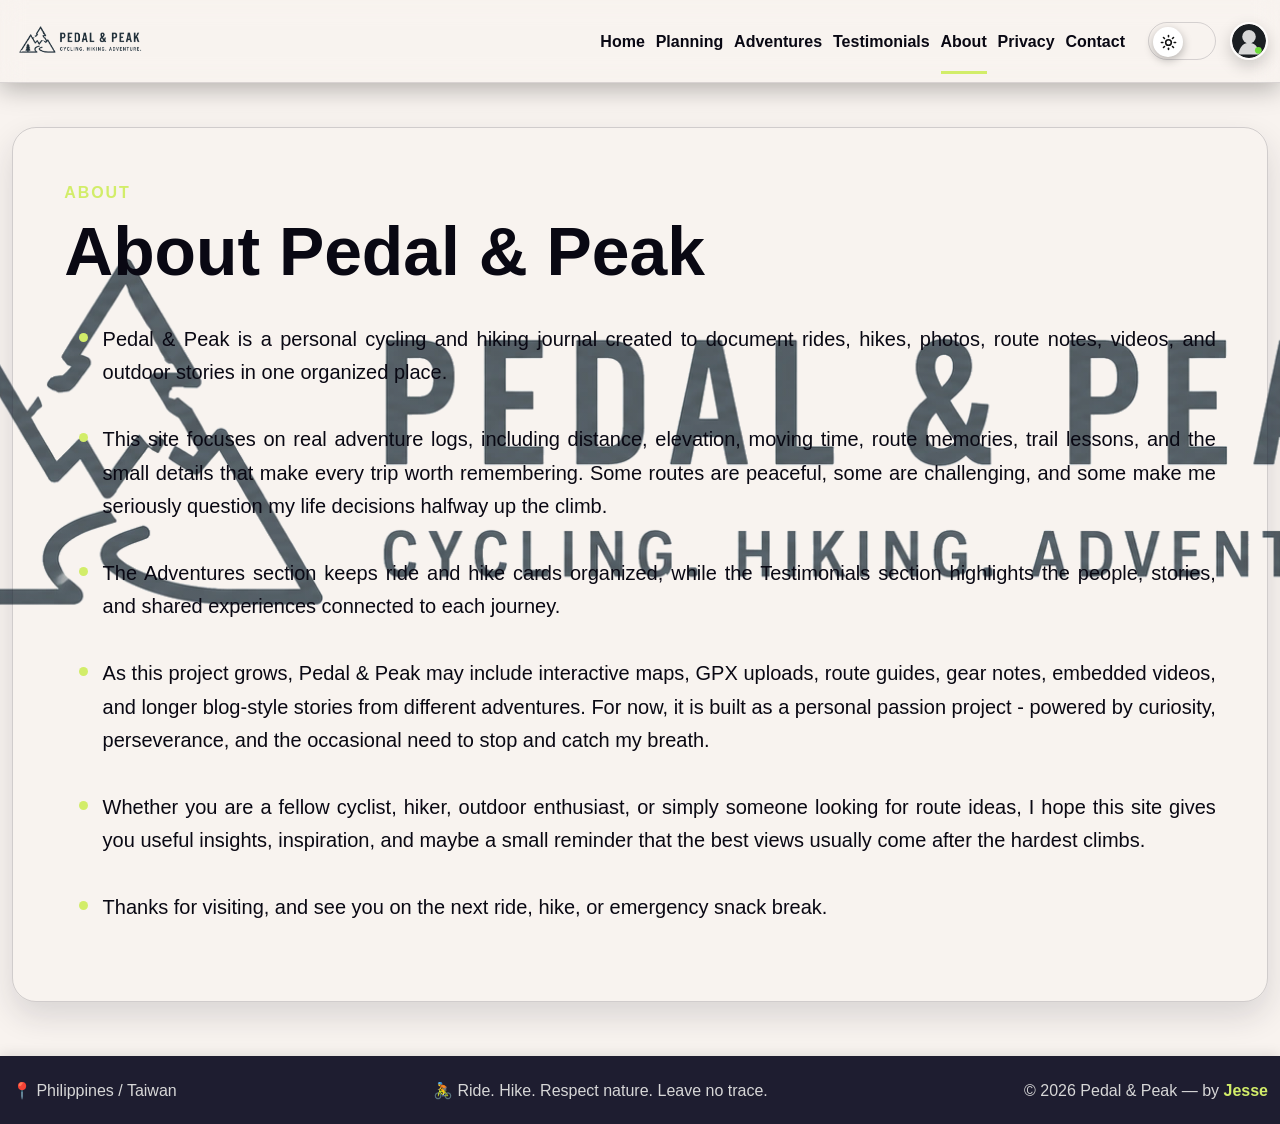
<file: about.html>
<!DOCTYPE html>
<html lang="en">
<head>
  <meta charset="UTF-8" />
  <meta name="viewport" content="width=device-width, initial-scale=1.0" />
  <title>About - Pedal & Peak</title>
  <meta name="description" content="Learn about Pedal & Peak, Jesse's cycling and hiking journal for route stories, GPX maps, photos, and adventure planning notes." />
  <link rel="canonical" href="https://bacanijesse.github.io/PePe/about.html" />
  <meta property="og:type" content="profile" />
  <meta property="og:title" content="About Pedal & Peak" />
  <meta property="og:description" content="A personal cycling and hiking journal for route stories, GPX maps, photos, and adventure planning notes." />
  <meta property="og:url" content="https://bacanijesse.github.io/PePe/about.html" />
  <meta property="og:image" content="https://bacanijesse.github.io/PePe/assets/pedal-peak-logo.png" />
  <meta name="twitter:card" content="summary" />
  <link rel="icon" href="assets/pedal-peak-logo.png" type="image/png" />
  <link rel="stylesheet" href="style.css?v=20260520-single-bg" />
</head>
<body class="has-page-bg bg-priority" data-bg="assets/images/herobg.webp">
  <!-- Shared header placeholder: script.js injects the same navigation used on every page. -->
  <div id="siteHeader"></div>

  <!-- Simple content page: uses the shared full-screen simple-page layout in style.css. -->
  <main class="simple-page">
    <div class="container">
      <article class="simple-card privacy-policy">
        <p class="eyebrow">About</p>
        <h1>About Pedal & Peak</h1>
        <ul class="privacy-list">
          <li>Pedal & Peak is a personal cycling and hiking journal created to document rides, hikes, photos, route notes, videos, and outdoor stories in one organized place.</li>
          <li>This site focuses on real adventure logs, including distance, elevation, moving time, route memories, trail lessons, and the small details that make every trip worth remembering. Some routes are peaceful, some are challenging, and some make me seriously question my life decisions halfway up the climb.</li>
          <li>The Adventures section keeps ride and hike cards organized, while the Testimonials section highlights the people, stories, and shared experiences connected to each journey.</li>
          <li>As this project grows, Pedal & Peak may include interactive maps, GPX uploads, route guides, gear notes, embedded videos, and longer blog-style stories from different adventures. For now, it is built as a personal passion project - powered by curiosity, perseverance, and the occasional need to stop and catch my breath.</li>
          <li>Whether you are a fellow cyclist, hiker, outdoor enthusiast, or simply someone looking for route ideas, I hope this site gives you useful insights, inspiration, and maybe a small reminder that the best views usually come after the hardest climbs.</li>
          <li>Thanks for visiting, and see you on the next ride, hike, or emergency snack break.</li>
        </ul>
      </article>
    </div>
  </main>

  <div id="siteFooter"></div>
  <script type="application/ld+json">
  {
    "@context": "https://schema.org",
    "@type": "AboutPage",
    "name": "About Pedal & Peak",
    "url": "https://bacanijesse.github.io/PePe/about.html",
    "mainEntity": {
      "@type": "Person",
      "name": "Jesse"
    }
  }
  </script>
  <script src="script.js"></script>
</body>
</html>
</file>
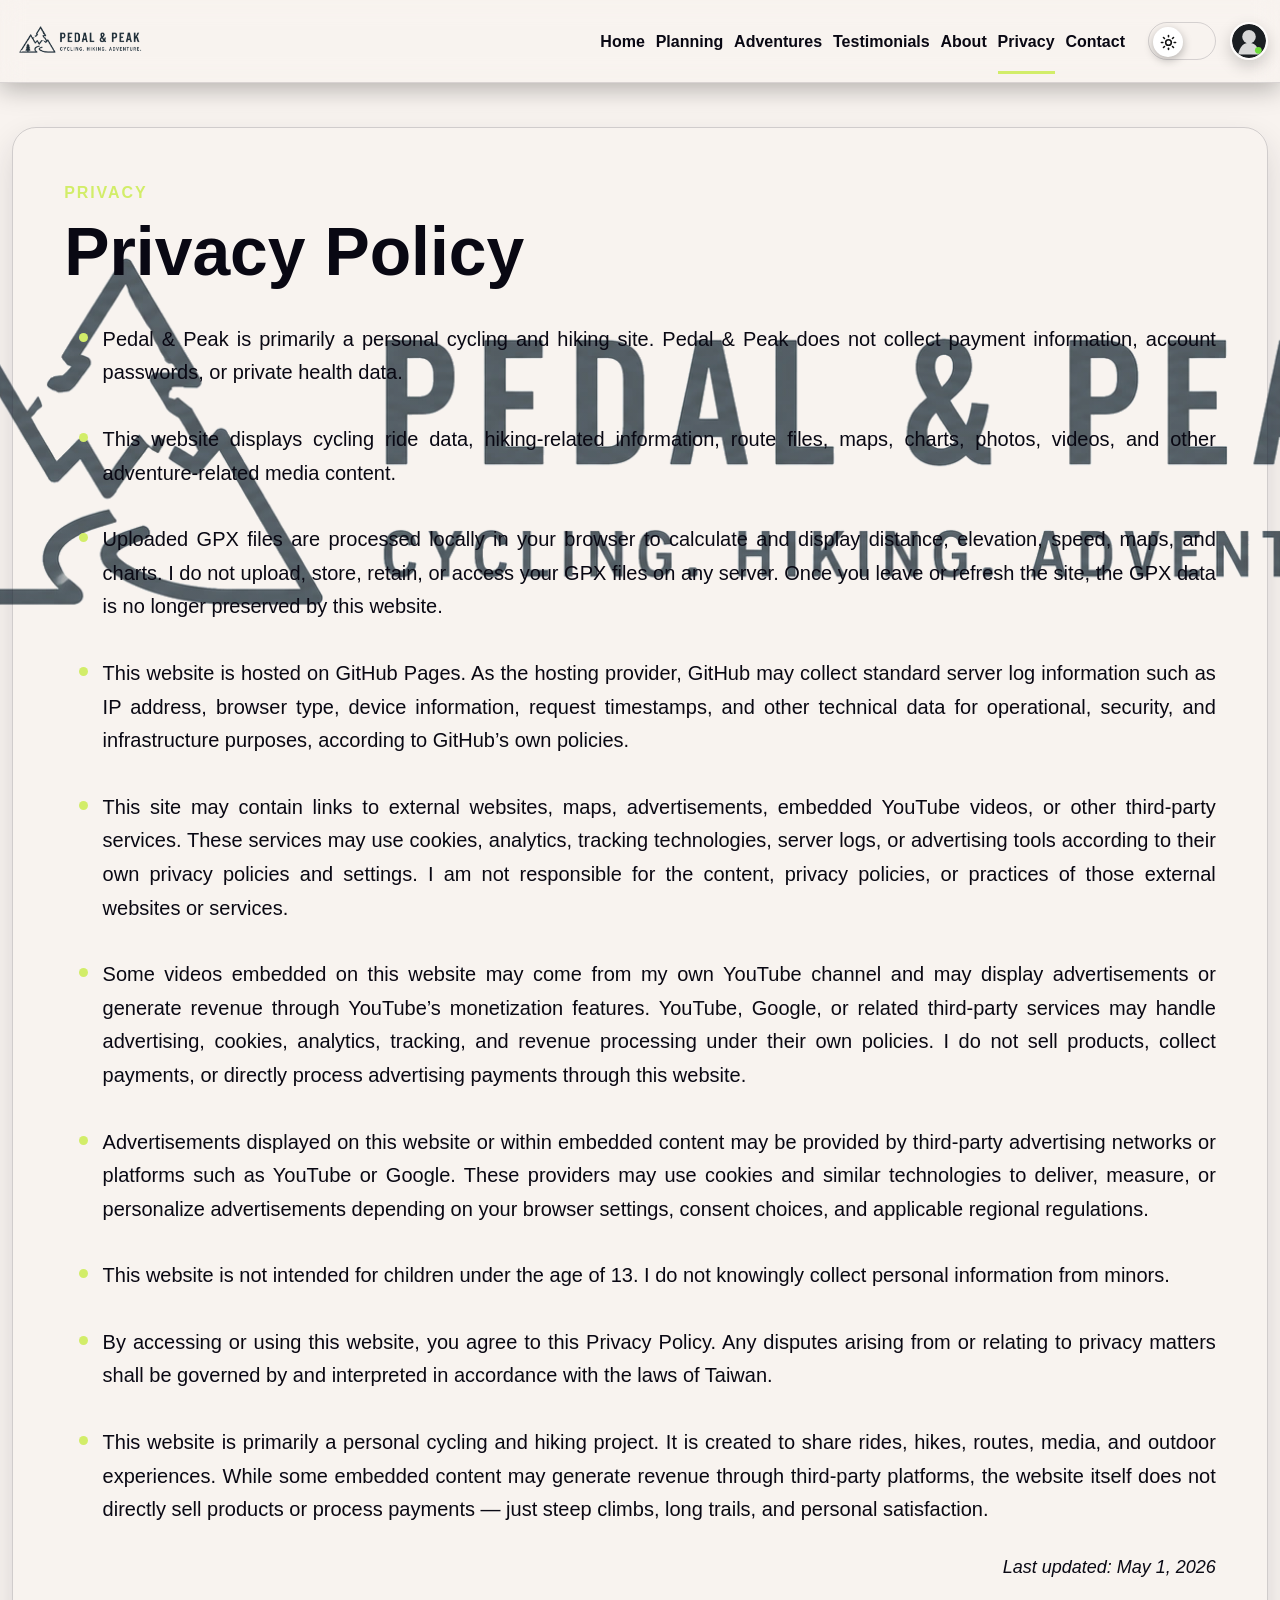
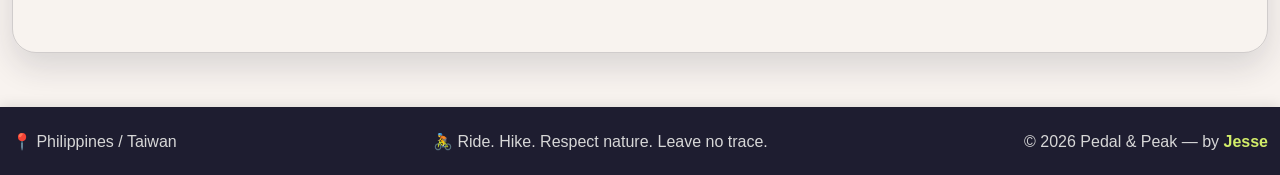
<file: privacy.html>
﻿<!DOCTYPE html>
<html lang="en">
<head>
  <meta charset="UTF-8" />
  <meta name="viewport" content="width=device-width, initial-scale=1.0" />
  <title>Privacy — Pedal & Peak</title>
  <meta name="description" content="Privacy notes for Pedal & Peak, including route media, embedded content, contact messages, and photo privacy requests." />
  <link rel="canonical" href="https://bacanijesse.github.io/PePe/privacy.html" />
  <meta property="og:type" content="website" />
  <meta property="og:title" content="Privacy Policy - Pedal & Peak" />
  <meta property="og:description" content="Privacy notes for route media, embedded content, contact messages, and photo privacy requests." />
  <meta property="og:url" content="https://bacanijesse.github.io/PePe/privacy.html" />
  <meta name="twitter:card" content="summary" />
  <link rel="icon" href="assets/pedal-peak-logo.png" type="image/png" />
  <link rel="stylesheet" href="style.css?v=20260520-single-bg" />
</head>
<body class="has-page-bg bg-priority" data-bg="assets/images/herobg.webp">
  <!-- Shared header placeholder: script.js injects the same navigation used on every page. -->
  <div id="siteHeader"></div>

  <!-- Privacy content page: explains site data/privacy behavior in the shared simple-page layout. -->
  <main class="simple-page">
    <div class="container">
      <article class="simple-card privacy-policy">
        <p class="eyebrow">Privacy</p>
        <h1>Privacy Policy</h1>
        <ul class="privacy-list">
          <li>Pedal & Peak is primarily a personal cycling and hiking site. Pedal & Peak does not collect payment information, account passwords, or private health data.</li>
          <li>This website displays cycling ride data, hiking-related information, route files, maps, charts, photos, videos, and other adventure-related media content.</li>
          <li>Uploaded GPX files are processed locally in your browser to calculate and display distance, elevation, speed, maps, and charts. I do not upload, store, retain, or access your GPX files on any server. Once you leave or refresh the site, the GPX data is no longer preserved by this website.</li>
          <li>This website is hosted on GitHub Pages. As the hosting provider, GitHub may collect standard server log information such as IP address, browser type, device information, request timestamps, and other technical data for operational, security, and infrastructure purposes, according to GitHub’s own policies.</li>
          <li>This site may contain links to external websites, maps, advertisements, embedded YouTube videos, or other third-party services. These services may use cookies, analytics, tracking technologies, server logs, or advertising tools according to their own privacy policies and settings. I am not responsible for the content, privacy policies, or practices of those external websites or services.</li>
          <li>Some videos embedded on this website may come from my own YouTube channel and may display advertisements or generate revenue through YouTube’s monetization features. YouTube, Google, or related third-party services may handle advertising, cookies, analytics, tracking, and revenue processing under their own policies. I do not sell products, collect payments, or directly process advertising payments through this website.</li>
          <li>Advertisements displayed on this website or within embedded content may be provided by third-party advertising networks or platforms such as YouTube or Google. These providers may use cookies and similar technologies to deliver, measure, or personalize advertisements depending on your browser settings, consent choices, and applicable regional regulations.</li>
          <li>This website is not intended for children under the age of 13. I do not knowingly collect personal information from minors.</li>
          <li>By accessing or using this website, you agree to this Privacy Policy. Any disputes arising from or relating to privacy matters shall be governed by and interpreted in accordance with the laws of Taiwan.</li>
          <li>This website is primarily a personal cycling and hiking project. It is created to share rides, hikes, routes, media, and outdoor experiences. While some embedded content may generate revenue through third-party platforms, the website itself does not directly sell products or process payments — just steep climbs, long trails, and personal satisfaction.</li>
        </ul>
        <p class="privacy-date">Last updated: May 1, 2026</p>
      </article>
    </div>
  </main>
  <div id="siteFooter"></div>
  <script src="script.js"></script>
</body>
</html>
</file>
<file: style.css>
/* Global reset and theme tokens used by the entire site. */
* { box-sizing: border-box; }

:root {
  --header-height: 82px;
  --page-bg-image: none;
  --flame: #E2572B;
  --dark: #1E1D30;
  --dark-card: #2A2840;
  --green: #D2ED69;
  --green-hover: #BFE253;
  --mustard: #FFE251;
  --lavender: #E0CDFF;
  --perfume: #FDC2F5;
  --blue: #E0CDFF;
  --text: #090813;
  --muted: #2C293A;
  --line: rgba(30, 29, 48, .18);
  --surface: transparent;
  --page: transparent;
  --shadow: 0 14px 32px rgba(30, 29, 48, .14);
  --section-divider: rgba(30, 29, 48, .14);
  --header-bg: transparent;
  --header-text: #090813;
  --header-menu-bg: transparent;
  --header-menu-border: rgba(30, 29, 48, .16);
  --header-hover-bg: rgba(210, 237, 105, .22);
  --stats-bg: linear-gradient(180deg, rgba(255, 253, 248, .96), rgba(248, 243, 239, .90));
  --stats-border: rgba(30, 29, 48, .20);
  --stats-divider: rgba(30, 29, 48, .14);
  --stats-text: #090813;
  --stats-muted: #2C293A;
  --hero-vine-width: clamp(120px, 18vw, 260px);
}

html {
  max-width: 100%;
  overflow-x: hidden;
  scroll-behavior: smooth;
}

body {
  margin: 0;
  font-family: Inter, Poppins, Segoe UI, Arial, sans-serif;
  font-size: clamp(16px, .28vw + 15px, 18px);
  font-weight: 500;
  color: var(--text);
  background-color: transparent;
  background-image:
    linear-gradient(rgba(248, 243, 239, .24), rgba(248, 243, 239, .24)),
    var(--page-bg-image);
  background-size: cover;
  background-position: center;
  background-attachment: fixed;
  background-repeat: no-repeat;
  max-width: 100%;
  overflow-x: hidden;
}

body.has-page-bg {
  background-color: #f8f3ef;
  background-size: cover;
  background-position: center;
  background-repeat: no-repeat;
  background-attachment: fixed;
}

body.dark-mode {
  --text: #fffdf8;
  --muted: #F2EAFE;
  --line: rgba(224, 205, 255, .22);
  --surface: transparent;
  --page: transparent;
  --shadow: 0 14px 32px rgba(0, 0, 0, .36);
  --section-divider: rgba(224, 205, 255, .18);
  --header-bg: transparent;
  --header-text: #ffffff;
  --header-menu-bg: transparent;
  --header-menu-border: rgba(224, 205, 255, .24);
  --header-hover-bg: rgba(210, 237, 105, .14);
  --stats-bg: linear-gradient(180deg, #2A2840, #1E1D30);
  --stats-border: rgba(224, 205, 255, .24);
  --stats-divider: rgba(224, 205, 255, .18);
  --stats-text: #ffffff;
  --stats-muted: #fffdf8;
  background-image:
    linear-gradient(rgba(30, 29, 48, .42), rgba(30, 29, 48, .42)),
    var(--page-bg-image);
  background-color: #1E1D30;
}

body.dark-mode.has-page-bg {
  background-image:
    linear-gradient(rgba(30, 29, 48, .42), rgba(30, 29, 48, .42)),
    var(--page-bg-image);
}

img {
  display: block;
  max-width: 100%;
}

h1,
h2,
h3,
p,
li,
a,
button {
  overflow-wrap: break-word;
}

.container {
  width: min(calc(100% - 24px), 1520px);
  margin: 0 auto;
}

/* Fixed site header shared by all pages. The actual HTML is injected by script.js. */
.site-header {
  background: var(--header-bg);
  color: var(--header-text);
  position: fixed;
  top: 0;
  left: 0;
  right: 0;
  width: 100%;
  z-index: 1000;
  border-bottom: 1px solid var(--section-divider);
  box-shadow: 0 6px 24px rgba(0,0,0,.28);
  -webkit-backdrop-filter: blur(12px);
  backdrop-filter: blur(12px);
  transform: translateY(0);
  transition: transform .28s ease, box-shadow .2s ease;
  will-change: transform;
}

.site-header.is-hidden {
  box-shadow: none;
  transform: translateY(calc(-100% - 2px));
}

body.dark-mode .site-header {
  background: var(--header-bg);
}

@supports not ((backdrop-filter: blur(12px)) or (-webkit-backdrop-filter: blur(12px))) {
  .site-header {
    background: var(--surface);
  }

  body.dark-mode .site-header {
    background: var(--dark);
  }
}

main {
  padding-top: 0;
}

.header-inner {
  min-height: var(--header-height);
  display: grid;
  grid-template-columns: auto minmax(0, 1fr) auto;
  align-items: center;
  gap: clamp(14px, 1.8vw, 28px);
}

.brand {
  display: flex;
  align-items: center;
  gap: 12px;
  color: var(--header-text);
  text-decoration: none;
  min-width: 0;
}

.brand img {
  width: auto;
  height: 68px;
  object-fit: contain;
  object-position: left center;
  background: transparent;
}

body.dark-mode .brand img {
  filter: invert(1) hue-rotate(180deg);
}

.brand span { min-width: 0; }
.brand-text {
  position: absolute;
  width: 1px;
  height: 1px;
  overflow: hidden;
  clip: rect(0, 0, 0, 0);
  white-space: nowrap;
}
.brand strong { display: block; font-size: 26px; line-height: 1; }
.brand small { color: var(--green); font-size: 15px; }

.menu-button {
  display: none;
  border: 1px solid var(--header-menu-border);
  background: var(--header-menu-bg);
  color: var(--header-text);
  border-radius: 10px;
  padding: 10px 13px;
  font-size: 26px;
}

.nav-links {
  display: flex;
  justify-content: flex-end;
  justify-self: end;
  gap: clamp(9px, .85vw, 16px);
  min-width: 0;
  white-space: nowrap;
  align-items: center;
}

.nav-links a,
.nav-dropdown-button {
  color: var(--header-text);
  text-decoration: none;
  font-weight: 800;
  font-size: clamp(16px, .95vw, 19px);
  padding: 25px 0 20px;
  border-bottom: 3px solid transparent;
}

.nav-dropdown-button {
  border-top: 0;
  border-left: 0;
  border-right: 0;
  background: transparent;
  cursor: pointer;
  font-family: inherit;
}

.nav-links a:hover,
.nav-links a.active,
.nav-dropdown-button:hover,
.nav-dropdown-button.active {
  border-color: var(--green);
}

.nav-dropdown {
  position: relative;
}

.nav-dropdown.is-click-closed .dropdown-menu {
  display: none !important;
}

.dropdown-menu {
  position: absolute;
  top: calc(100% - 8px);
  left: 50%;
  min-width: 148px;
  display: none;
  transform: translateX(-50%);
  background: var(--header-menu-bg);
  border: 1px solid var(--header-menu-border);
  border-radius: 10px;
  box-shadow: 0 16px 32px rgba(0,0,0,.28);
  overflow: hidden;
  z-index: 60;
}

.nav-dropdown.open .dropdown-menu,
.nav-dropdown:hover .dropdown-menu,
.nav-dropdown:focus-within .dropdown-menu {
  display: grid;
}

.dropdown-menu a {
  padding: 12px 16px;
  border-bottom: 0;
  white-space: nowrap;
}

.dropdown-menu a:hover,
.dropdown-menu a.active {
  background: var(--green);
  color: var(--dark);
  border-bottom: 0;
}

.header-actions {
  display: flex;
  justify-content: flex-end;
  align-items: center;
  gap: 14px;
  min-width: max-content;
}

.theme-toggle {
  width: 68px;
  height: 38px;
  border-radius: 99px;
  border: 1px solid var(--header-menu-border);
  background: var(--header-menu-bg);
  color: var(--dark);
  display: inline-flex;
  align-items: center;
  justify-content: flex-start;
  cursor: pointer;
  padding: 4px;
  position: relative;
  transition: background .2s ease, border-color .2s ease;
}

.theme-toggle:focus-visible {
  outline: 3px solid var(--green);
  outline-offset: 3px;
}

.toggle-knob {
  position: absolute;
  z-index: 2;
  top: 4px;
  left: 4px;
  width: 30px;
  height: 30px;
  border-radius: 99px;
  background: #ffffff;
  color: #111;
  display: inline-flex;
  align-items: center;
  justify-content: center;
  box-shadow: 0 3px 10px rgba(0,0,0,.28);
  transition: transform .2s ease, background .2s ease, color .2s ease;
}

.toggle-symbol {
  display: block;
}

.toggle-moon {
  display: none;
}

body.dark-mode .theme-toggle {
  border-color: #66727d;
  background: #171b1f;
}

body.dark-mode .toggle-knob {
  transform: translateX(30px);
  background: var(--green);
  color: #111;
}

body.dark-mode .toggle-sun {
  display: none;
}

body.dark-mode .toggle-moon {
  display: block;
}

.profile-menu {
  position: relative;
  display: inline-flex;
  align-items: center;
}

.avatar-button {
  display: inline-flex;
  align-items: center;
  border: 0;
  background: transparent;
  color: var(--header-text);
  padding: 0;
  cursor: pointer;
  font: inherit;
}

.avatar-button:focus-visible {
  outline: 3px solid var(--green);
  outline-offset: 5px;
  border-radius: 999px;
}

.avatar {
  width: 38px;
  height: 38px;
  border-radius: 50%;
  border: 2px solid rgba(255,255,255,.72);
  box-shadow: 0 6px 16px rgba(0,0,0,.18);
}

.profile-card {
  position: absolute;
  top: calc(100% + 18px);
  right: 0;
  width: min(360px, calc(100vw - 28px));
  background: #fffdf8;
  color: var(--text);
  border: 1px solid rgba(30, 29, 48, .14);
  border-radius: 8px;
  box-shadow: 0 22px 46px rgba(0,0,0,.26);
  overflow: visible;
  opacity: 0;
  visibility: hidden;
  transform: translateY(-6px);
  transition: opacity .18s ease, transform .18s ease, visibility .18s ease;
  z-index: 1005;
}

.profile-card::before {
  content: "";
  position: absolute;
  top: -10px;
  right: 26px;
  width: 20px;
  height: 20px;
  background: #fffdf8;
  border-left: 1px solid rgba(30, 29, 48, .14);
  border-top: 1px solid rgba(30, 29, 48, .14);
  transform: rotate(45deg);
  z-index: 1;
}

.profile-menu.open .profile-card {
  opacity: 1;
  visibility: visible;
  transform: translateY(0);
}

.profile-card-banner {
  height: 138px;
  border-radius: 8px 8px 0 0;
  background:
    linear-gradient(180deg, rgba(30,29,48,.08), rgba(30,29,48,.26)),
    url("assets/images/herobg.webp") center / cover no-repeat;
}

.profile-card-body {
  position: relative;
  display: grid;
  gap: 12px;
  padding: 0 24px 24px;
}

.profile-card-avatar {
  width: 96px;
  height: 96px;
  border-radius: 50%;
  border: 5px solid #fffdf8;
  background: #fffdf8;
  margin-top: -54px;
  box-shadow: 0 10px 22px rgba(0,0,0,.20);
}

.profile-card h2 {
  margin: 4px 0 0;
  font-size: 28px;
  line-height: 1.1;
  letter-spacing: 0;
}

.profile-card-subtitle {
  margin: -6px 0 8px;
  color: var(--text);
  font-size: 18px;
  font-weight: 700;
}

.profile-card-body > p:not(.profile-card-subtitle) {
  margin: 0;
  padding-top: 18px;
  border-top: 1px solid var(--line);
  color: var(--muted);
  font-size: 15px;
  line-height: 1.55;
  text-align: justify;
  text-align-last: left;
}

.profile-card-details {
  display: grid;
  gap: 9px;
  margin: 2px 0 6px;
  padding: 0;
  list-style: none;
  color: var(--muted);
  font-size: 15px;
}

.profile-card-details li {
  display: grid;
  grid-template-columns: 26px minmax(0, 1fr);
  align-items: center;
}

.profile-card-details span {
  color: var(--text);
  font-weight: 900;
  text-align: center;
}

.profile-card-primary,
.profile-card-secondary {
  min-height: 44px;
  display: inline-flex;
  align-items: center;
  justify-content: center;
  border-radius: 8px;
  text-decoration: none;
  font-weight: 900;
}

.profile-card-socials {
  display: grid;
  grid-template-columns: repeat(2, minmax(0, 1fr));
  gap: 10px;
}

.profile-card-socials a {
  min-height: 40px;
  display: inline-flex;
  align-items: center;
  justify-content: center;
  gap: 8px;
  border: 1px solid rgba(30, 29, 48, .16);
  border-radius: 8px;
  color: var(--text);
  text-decoration: none;
  font-size: 14px;
  font-weight: 900;
}

.profile-card-socials span {
  font-size: 16px;
  line-height: 1;
}

.profile-card-primary {
  border: 1px solid #3d6f2e;
  color: #315d25;
  background: rgba(255,255,255,.52);
}

.profile-card-secondary {
  color: var(--text);
}

body.dark-mode .profile-card-primary {
  color: var(--green);
  background: rgba(210, 237, 105, .08);
  border-color: rgba(210, 237, 105, .54);
}

body.dark-mode .profile-card,
body.dark-mode .profile-card::before {
  background: #242238;
  border-color: rgba(224, 205, 255, .24);
}

body.dark-mode .profile-card-avatar {
  border-color: #242238;
  background: #242238;
}

body.dark-mode .profile-card-socials a {
  border-color: rgba(224, 205, 255, .22);
}

/* Homepage hero: first screen with intro copy, rotating quote, theme-aware background, and stats. */
.hero {
  --hero-landscape-height: clamp(95px, 12vw, 175px);
  height: 100svh;
  background: transparent;
  position: relative;
  overflow: hidden;
  color: #111;
  border-bottom: 1px solid var(--section-divider);
}

.hero::before,
.hero::after {
  content: "";
  position: absolute;
  pointer-events: none;
  z-index: 1;
}

.hero::before {
  display: none;
}

.hero::after {
  inset: 0;
  background:
    url("assets/images/hero-vine-border.svg") left top / var(--hero-vine-width) 100% no-repeat,
    url("assets/images/hero-vine-border.svg") right top / var(--hero-vine-width) 100% no-repeat;
  filter: brightness(1.5) saturate(.72);
  opacity: .32;
}

.hero-overlay {
  position: absolute;
  inset: 0;
  z-index: 0;
  background: linear-gradient(90deg, rgba(248,243,239,.76), rgba(248,243,239,.36), rgba(248,243,239,.62));
}

.hero-content {
  position: relative;
  z-index: 2;
  height: 100%;
  min-height: 0;
  display: grid;
  grid-template-columns: minmax(0, 1fr) minmax(260px, 430px);
  grid-template-rows: minmax(0, 1fr) auto auto;
  align-items: center;
  gap: clamp(4px, 1vh, 10px) clamp(18px, 3vw, 44px);
  padding: calc(var(--header-height) + clamp(10px, 2vh, 22px)) 0 calc(var(--hero-landscape-height) + clamp(18px, 3vh, 36px));
}

.hero-bottom-landscape {
  position: absolute;
  left: 0;
  right: 0;
  bottom: 0;
  height: var(--hero-landscape-height);
  background-image: url("assets/images/hero-bottom-visible-mountains-forest-strip-transparent.webp");
  background-repeat: no-repeat;
  background-position: bottom center;
  background-size: 100% 100%;
  pointer-events: none;
  z-index: 1;
}

.hero-quote,
.hero-stats,
.stats-bar {
  position: relative;
  z-index: 2;
}

.hero-copy {
  align-self: center;
}

.eyebrow {
  margin: 0 0 12px;
  color: var(--green);
  font-size: 16px;
  font-weight: 900;
  text-transform: uppercase;
  letter-spacing: .12em;
}

.hero h1 {
  font-size: clamp(42px, 6vw, 76px);
  margin: 0 0 14px;
  letter-spacing: 0;
  line-height: 1;
}

.hero h1 span { color: var(--green); }

.hero-lead {
  font-size: clamp(18px, 1.8vw, 24px);
  line-height: 1.45;
  margin: 0 0 34px;
  color: #101018;
}

.btn {
  display: inline-flex;
  min-width: 150px;
  min-height: 52px;
  align-items: center;
  justify-content: center;
  border-radius: 10px;
  text-decoration: none;
  font-weight: 900;
  border: 0;
  cursor: pointer;
  transition: .2s ease;
  padding: 0 20px;
  font-size: 17px;
}

.btn.small {
  min-height: 44px;
  min-width: 130px;
}

.btn-primary {
  background: var(--green);
  color: #111;
}

.btn-primary:hover {
  background: var(--green-hover);
  transform: translateY(-2px);
}

.btn-secondary {
  color: #111;
  border: 1px solid rgba(17,17,17,.72);
  background: rgba(255,255,255,.42);
}

.btn-secondary:hover {
  background: rgba(255,255,255,.68);
  transform: translateY(-2px);
}


.hero-quote-wrapper {
  grid-column: 1 / -1;
  display: flex;
  justify-content: center;
  align-items: flex-end;
  margin-bottom: 0;
}

.hero-quote {
  display: flex;
  align-items: center;
  gap: 1.5em;
  font-size: clamp(19px, 1.9vw, 28px);
  line-height: 1.35;
  font-style: italic;
  font-weight: 500;
  margin: 0;
  text-align: center;
  text-shadow: 0 2px 14px rgba(255,255,255,.58);
}

.hero-quote-author {
  font-style: normal;
  font-size: 1em;
  color: #101018;
  margin: 0;
  padding-left: 1em;
  border-left: 2px solid var(--green);
  font-weight: 600;
  letter-spacing: 0.04em;
}

.hero-quote cite {
  display: block;
  color: #101018;
  margin-top: 12px;
  font-size: 18px;
  font-style: normal;
}

.hero-quote cite::before {
  content: "";
  display: inline-block;
  width: 28px;
  height: 3px;
  background: var(--green);
  margin-right: 9px;
  vertical-align: middle;
}

body.dark-mode .hero {
  color: #fff;
}

body.dark-mode .hero-overlay {
  background: linear-gradient(90deg, rgba(30,29,48,.72), rgba(30,29,48,.32), rgba(30,29,48,.60));
}

body.dark-mode .hero::after {
  filter: drop-shadow(0 0 14px rgba(210, 237, 105, .10));
}

body.dark-mode .hero-lead,
body.dark-mode .hero-quote cite,
body.dark-mode .hero-quote-author {
  color: #eeeeee;
}

body.dark-mode .btn-secondary {
  color: #fff;
  border-color: rgba(255,255,255,.9);
  background: rgba(255,255,255,.04);
}

body.dark-mode .btn-secondary:hover {
  background: rgba(255,255,255,.12);
}

body.dark-mode .adventure-search input,
body.dark-mode .toolkit-card,
body.dark-mode .empty-state {
  background: rgba(255,255,255,.05);
}

body.dark-mode .toolkit-icon {
  color: #fffdf8;
  background: rgba(210, 237, 105, .12);
}

body.dark-mode .hero-quote {
  text-shadow: 0 2px 10px rgba(0,0,0,.4);
}

@media (max-width: 700px) {
  .hero {
    color: var(--text);
  }

  .hero-content {
    justify-items: center;
  }

  .hero-copy,
  .hero-quote {
    justify-self: center;
    text-align: center;
    max-width: 620px;
  }

  .hero h1 {
    color: var(--text);
    text-shadow: 0 2px 14px rgba(255, 253, 248, .72);
  }

  .hero-lead,
  .hero-quote cite {
    color: var(--text);
  }

  body.dark-mode .hero h1 {
    color: #fffdf8;
    text-shadow: 0 2px 14px rgba(30, 29, 48, .72);
  }
}

.hero-stats {
  grid-column: 1 / -1;
  width: 100%;
  align-self: end;
}

/* Homepage stats bar: values are calculated from data/adventures-index.json by script.js. */
.stats-bar {
  min-height: clamp(82px, 11vh, 112px);
  background: transparent;
  border: 1px solid var(--stats-border);
  border-radius: 16px;
  box-shadow: none;
  -webkit-backdrop-filter: none;
  backdrop-filter: none;
  display: grid;
  grid-template-columns: repeat(5, 1fr);
  overflow: hidden;
}

.stat-item {
  display: flex;
  align-items: center;
  justify-content: center;
  gap: clamp(18px, 2vw, 24px);
  color: var(--stats-text);
  padding: clamp(12px, 1.8vw, 20px) 16px;
  border-right: 1px solid var(--stats-divider);
}

.stat-item:last-child { border-right: none; }
.stat-icon { font-size: clamp(26px, 3vw, 38px); opacity: .86; }
.stat-item strong { display: block; color: #255C1F; font-size: clamp(24px, 2.6vw, 34px); line-height: 1; }
.stat-value-unit {
  color: var(--stats-muted);
  font-size: clamp(14px, 1.3vw, 17px);
  font-weight: 900;
  line-height: 1;
  vertical-align: baseline;
}
.stat-item span { display: block; color: var(--stats-muted); font-size: clamp(14px, 1.3vw, 17px); font-weight: 900; line-height: 1.2; margin-top: 4px; }

#totalTime {
  white-space: nowrap;
}

body.dark-mode .stats-bar {
  background: transparent;
  box-shadow: 0 22px 42px rgba(0,0,0,.32);
}

body.dark-mode .stat-item strong {
  color: var(--green);
}

/* Full-screen homepage sections with desktop parallax backgrounds. */
.adventures-section,
.toolkit-section,
.map-section,
.info-section,
.contact-section {
  min-height: 100svh;
  padding: clamp(28px, 5vh, 64px) 0;
  background: transparent;
  border-top: 1px solid var(--section-divider);
  scroll-margin-top: 0;
  overflow: visible;
}

.adventures-section,
.toolkit-section,
.info-section,
.contact-section {
  display: flex;
  align-items: center;
}

.toolkit-section {
  align-items: flex-start;
  padding-top: clamp(38px, 6.5vh, 76px);
}

.adventures-section {
  align-items: start;
  padding-top: clamp(24px, 4vh, 44px);
  position: relative;
}

.listing-shell::before {
  content: "";
  position: absolute;
  inset: 0;
  z-index: 0;
  border-radius: inherit;
  background: rgba(248, 243, 239, .86);
}

body.dark-mode .listing-shell::before {
  background: rgba(30, 29, 48, .92);
}

.adventures-section .container {
  width: min(calc(100% - 48px), 1520px);
  position: relative;
  z-index: 1;
}

.map-section,
.contact-section {
  background-color: transparent;
}

#Testimonials {
  padding-top: clamp(28px, 4vh, 48px);
  padding-bottom: clamp(20px, 3vh, 34px);
}

#Testimonials .section-title-row {
  margin-bottom: clamp(10px, 2vh, 18px);
}

.section-title-row {
  display: flex;
  justify-content: space-between;
  align-items: start;
  gap: 20px;
  margin-bottom: 24px;
  min-width: 0;
}

.adventure-title-row {
  align-items: end;
}

.adventure-controls {
  display: flex;
  align-items: center;
  justify-content: flex-end;
  gap: 12px;
  flex-wrap: nowrap;
  min-width: 0;
}

.adventure-search {
  width: clamp(210px, 16vw, 260px);
  order: 2;
  flex: 0 0 auto;
}

.adventure-search input {
  width: 100%;
  min-height: 44px;
  border: 1px solid var(--line);
  border-radius: 999px;
  padding: 0 15px;
  color: var(--text);
  background: rgba(255,255,255,.34);
  font: inherit;
  font-size: 16px;
  font-weight: 800;
}

.adventure-search input:focus {
  outline: 3px solid rgba(210, 237, 105, .55);
  outline-offset: 2px;
  border-color: var(--green);
}

.finder-count {
  margin: -10px 0 18px;
  color: var(--muted);
  font-size: 16px;
  font-weight: 800;
}

.toolkit-card,
.empty-state {
  border: 1px solid var(--line);
  border-radius: 8px;
  background: rgba(255,255,255,.14);
}

.toolkit-number {
  color: var(--green);
  font-size: 14px;
  font-weight: 900;
  letter-spacing: .12em;
  text-transform: uppercase;
}

.toolkit-grid {
  display: grid;
  grid-template-columns: repeat(4, minmax(0, 1fr));
  gap: clamp(12px, 1.6vw, 18px);
}

.toolkit-card {
  position: relative;
  display: grid;
  grid-template-columns: auto minmax(0, 1fr);
  gap: 8px 14px;
  align-items: start;
  min-height: clamp(150px, 19vh, 190px);
  padding: clamp(17px, 1.9vw, 24px);
}

.toolkit-icon {
  grid-row: span 3;
  width: clamp(42px, 3.4vw, 56px);
  aspect-ratio: 1;
  display: inline-flex;
  align-items: center;
  justify-content: center;
  border: 1px solid rgba(210, 237, 105, .78);
  border-radius: 50%;
  background: rgba(210, 237, 105, .18);
  color: var(--dark);
  font-size: clamp(22px, 2vw, 30px);
  line-height: 1;
}

.toolkit-card h3,
.empty-state h3 {
  margin: 0 0 2px;
  font-size: clamp(19px, 1.35vw, 23px);
}

.toolkit-card p,
.empty-state p {
  grid-column: 1 / -1;
  margin: 0;
  color: var(--muted);
  line-height: 1.48;
  font-size: clamp(15px, 1.05vw, 17px);
  text-align: justify;
}

h2 {
  font-size: clamp(29px, 2.7vw, 42px);
  margin: 0 0 14px;
  letter-spacing: -1px;
}

.accent-line {
  width: 42px;
  height: 4px;
  background: var(--green);
  border-radius: 8px;
}

.filter-buttons {
  display: flex;
  gap: 10px;
  flex-wrap: nowrap;
  align-items: center;
  order: 1;
}

.filter {
  border: 1px solid var(--line);
  background: var(--surface);
  color: var(--text);
  border-radius: 999px;
  padding: 10px 16px;
  font-weight: 900;
  cursor: pointer;
}

.filter.active {
  background: var(--green);
  color: #111;
  border-color: var(--green);
}

/* Adventure cards are generated from the hidden template in index.html. */
.card-grid {
  display: grid;
  grid-template-columns: repeat(4, minmax(0, 1fr));
  gap: clamp(16px, 2vw, 24px);
}

.empty-state {
  grid-column: 1 / -1;
  padding: 28px;
  text-align: center;
}

.adventure-card {
  background: var(--surface);
  border: 1px solid var(--line);
  border-radius: 15px;
  box-shadow: var(--shadow);
  overflow: hidden;
  transition: .2s ease;
}

body.dark-mode .adventure-card,
body.dark-mode .listing-shell {
  background: #25233a;
  border-color: rgba(224, 205, 255, .28);
  box-shadow: 0 22px 52px rgba(0, 0, 0, .34);
}

.adventure-card:hover {
  transform: translateY(-4px);
}

.card-button {
  display: block;
  width: 100%;
  padding: 0;
  border: 0;
  background: transparent;
  color: inherit;
  text-decoration: none;
  text-align: left;
  cursor: pointer;
}

.card-image-wrap {
  position: relative;
  height: clamp(132px, 19vh, 170px);
  overflow: hidden;
}

.card-image-wrap > img {
  width: 100%;
  height: 100%;
  object-fit: cover;
  display: block;
}

.card-image-wrap > img.is-hidden {
  display: none;
}

.card-map {
  display: none;
  width: 100%;
  height: 100%;
  background: var(--page);
}

.card-map .leaflet-container,
.fallback-track-map {
  background: #dbeee6;
}

.adventure-card.has-gpx .card-map {
  display: block;
}

.adventure-card.has-gpx .leaflet-pane,
.adventure-card.has-gpx .leaflet-control-container {
  z-index: 1;
}

.card-map .leaflet-control-container {
  display: none;
}

.badge,
.date-badge {
  position: absolute;
  top: 14px;
  z-index: 50;
  font-size: 13px;
  font-weight: 900;
  color: #fff;
  border-radius: 7px;
  padding: 8px 10px;
}

.badge { left: 14px; }
.badge-ride { background: var(--green); color: var(--dark); }
.badge-hike { background: var(--lavender); color: var(--dark); }
.date-badge { right: 14px; background: rgba(0,0,0,.78); }

.card-body {
  padding: 14px 14px 10px;
  min-width: 0;
  position: relative;
  background: var(--surface);
}

body.dark-mode .card-body {
  background: #25233a;
}

.card-body h3 {
  margin: 0 0 6px;
  font-size: clamp(19px, 1.45vw, 22px);
  line-height: 1.18;
}

.card-description {
  color: var(--muted);
  font-size: 15px;
  line-height: 1.38;
  min-height: 0;
  margin: 0 0 10px;
  display: -webkit-box;
  -webkit-line-clamp: 3;
  -webkit-box-orient: vertical;
  overflow: hidden;
}

.testimonial-timestamp {
  align-self: flex-end;
  color: var(--muted);
  display: block;
  font-size: 12px;
  font-weight: 900;
  line-height: 1;
  margin-top: 8px;
  text-align: right;
  text-transform: uppercase;
}

.card-essential-icons,
.adventure-essential-icons {
  display: grid;
  grid-template-columns: repeat(2, minmax(0, 1fr));
  gap: 7px 8px;
  margin: 0 0 10px;
}

.card-guide-meta {
  margin: 0 0 10px;
  color: var(--text);
  font-size: 13px;
  font-weight: 900;
  line-height: 1.35;
}

.adventure-essential-icons {
  margin: -2px 0 4px;
  max-width: 520px;
}

.card-essential-icons > strong,
.adventure-essential-icons > strong {
  grid-column: 1 / -1;
  color: var(--muted);
  font-size: 13px;
  font-weight: 900;
  text-transform: uppercase;
  letter-spacing: .06em;
}

.adventure-essential-icon {
  display: inline-grid;
  grid-template-columns: auto auto;
  align-items: center;
  gap: 4px;
  min-height: 34px;
  border: 1px solid var(--line);
  border-radius: 9px;
  background: rgba(210,237,105,.20);
  color: var(--text);
  padding: 5px 8px;
  font-size: 16px;
  font-weight: 900;
  min-width: 0;
}

.adventure-essential-icon small {
  color: var(--muted);
  font-size: 11px;
  line-height: 1;
  overflow: hidden;
  text-overflow: ellipsis;
  white-space: nowrap;
}

.meta-row {
  display: flex;
  justify-content: space-between;
  gap: 8px;
  color: var(--muted);
  font-size: 15px;
  margin-bottom: 6px;
  flex-wrap: wrap;
}

.listing-page {
  align-items: flex-start;
}

.listing-page #adventureDetail[hidden] {
  display: none;
}

.listing-shell {
  position: relative;
  z-index: 1;
  width: min(calc(100% - 24px), 1520px);
  margin: 0 auto;
  border: 1px solid var(--line);
  border-radius: 18px;
  background: rgba(255, 255, 255, .82);
  box-shadow: var(--shadow);
  padding: clamp(22px, 4vw, 42px);
  overflow: hidden;
}

.listing-intro {
  max-width: 760px;
  margin: 8px 0 0;
  color: var(--muted);
  font-size: clamp(18px, 1.4vw, 22px);
  font-weight: 700;
  line-height: 1.45;
}

.elevation-chart svg {
  display: block;
  width: 100%;
  height: 100%;
}

.map-grid,
.info-grid,
.contact-card {
  display: grid;
  grid-template-columns: 1fr 1.1fr;
  gap: 38px;
  align-items: center;
}

.map-grid p,
.info-grid p,
.contact-card p {
  color: var(--muted);
  line-height: 1.65;
  font-size: 19px;
}

.contact-card .privacy-removal-notice {
  margin-top: 24px;
  padding: 18px 20px;
  border: 1px solid rgba(110, 220, 59, .72);
  border-left: 6px solid var(--green);
  border-radius: 12px;
  background: rgba(110, 220, 59, .12);
  color: var(--text);
  font-size: clamp(19px, 1.45vw, 22px);
  font-weight: 700;
  line-height: 1.55;
  text-align: justify;
}

.privacy-removal-notice strong {
  color: var(--green);
}

.map-card {
  background: var(--surface);
  border: 1px solid var(--line);
  box-shadow: var(--shadow);
  border-radius: 24px;
  padding: 18px;
  color: var(--text);
}

.info-grid {
  grid-template-columns: repeat(3, 1fr);
  align-items: stretch;
}

.info-grid article,
.contact-card {
  background: var(--surface);
  border: 1px solid var(--line);
  border-radius: 24px;
  box-shadow: var(--shadow);
  padding: 30px;
  min-width: 0;
}

/* Testimonial carousel cards are generated from data/testimonials.json. */
.info-grid.testimonial-carousel {
  display: grid;
  grid-template-columns: repeat(3, minmax(0, 1fr));
  align-items: stretch;
  gap: 26px;
  margin: 0 auto;
  grid-auto-rows: 1fr;
}

.testimonial-card {
  height: clamp(400px, 52vh, 560px);
  display: flex;
  flex-direction: column;
  min-width: 0;
  overflow: visible;
  position: relative;
}

.testimonial-header {
  display: grid;
  grid-template-columns: minmax(0, 1fr) 96px;
  gap: 18px;
  align-items: start;
  margin-bottom: 16px;
}

.testimonial-image-box {
  width: 96px;
  height: 96px;
  flex: 0 0 96px;
  border: 1px solid var(--line);
  border-radius: 50%;
  overflow: hidden;
  background: var(--page);
}

.testimonial-image {
  width: 100%;
  height: 100%;
  display: block;
  object-fit: cover;
  object-position: center;
}

.testimonial-card h2 {
  margin-bottom: 0;
  font-size: clamp(28px, 2.35vw, 38px);
}

.testimonial-text {
  margin-bottom: 24px;
  overflow: visible;
}

.social-icons {
  display: flex;
  gap: 12px;
  margin-top: auto;
  padding-top: 18px;
  border-top: 1px solid var(--line);
}

.social-icons a {
  width: 42px;
  height: 42px;
  display: inline-flex;
  align-items: center;
  justify-content: center;
  border: 1px solid var(--line);
  border-radius: 50%;
  color: var(--text);
  background: var(--page);
  transition: .2s ease;
}

.social-icons a:hover {
  color: #111;
  background: var(--green);
  border-color: var(--green);
  transform: translateY(-2px);
}

.social-icons svg {
  width: 20px;
  height: 20px;
  fill: currentColor;
}

.carousel-controls {
  display: flex;
  align-items: center;
  justify-content: center;
  gap: 16px;
  margin-top: 16px;
}

.carousel-button {
  min-width: 78px;
  min-height: 42px;
  border: 1px solid var(--line);
  border-radius: 10px;
  color: var(--text);
  background: var(--surface);
  font-weight: 900;
  font-size: 16px;
  cursor: pointer;
  transition: .2s ease;
}

.carousel-button:hover {
  color: #111;
  background: var(--green);
  border-color: var(--green);
}

.carousel-button:disabled {
  cursor: not-allowed;
  opacity: .45;
  transform: none;
}

.carousel-button:disabled:hover {
  color: var(--text);
  background: var(--surface);
  border-color: var(--line);
}

.carousel-page {
  min-width: 92px;
  color: var(--muted);
  font-size: 16px;
  font-weight: 900;
  text-align: center;
}

.carousel-dots {
  display: flex;
  gap: 8px;
}

.carousel-dot {
  width: 12px;
  height: 12px;
  padding: 0;
  border: 1px solid var(--line);
  border-radius: 50%;
  background: var(--surface);
  cursor: pointer;
}

.carousel-dot.active {
  border-color: var(--green);
  background: var(--green);
}

/* Contact form and privacy-removal notice styles. */
.contact-form {
  display: grid;
  gap: 14px;
}

.contact-form label {
  display: grid;
  gap: 6px;
  font-weight: 800;
  font-size: 18px;
}

.contact-form input,
.contact-form textarea {
  width: 100%;
  min-width: 0;
  border: 1px solid var(--line);
  background: var(--page);
  color: var(--text);
  border-radius: 12px;
  padding: 13px 14px;
  font: inherit;
}

.contact-form textarea {
  min-height: 120px;
  resize: vertical;
}

.contact-form .form-note {
  margin: 0;
  color: var(--green);
  font-weight: 900;
}

.site-footer {
  background: var(--dark);
  color: #d7d7d7;
  padding: 24px 0;
  font-size: 16px;
  width: 100%;
  border-top: 1px solid var(--section-divider);
  box-shadow: 0 -2px 12px rgba(0,0,0,0.10);
}
body.dark-mode .site-footer {
  background: #181c1f;
  color: #e0e0e0;
}

.footer-inner {
  display: flex;
  align-items: center;
  justify-content: space-between;
  gap: 18px;
  flex-wrap: wrap;
}

.footer-inner a {
  color: #d7d7d7;
  text-decoration: none;
}

.footer-inner strong { color: var(--green); }

/* Shared full-screen layout for About, Privacy, Rides, and Hikes pages. */
.simple-page {
  min-height: 100vh;
  display: flex;
  align-items: center;
  padding: calc(var(--header-height) + clamp(32px, 5vh, 76px)) 0 clamp(36px, 6vh, 84px);
  background: transparent;
}

.simple-page > .container {
  width: min(calc(100% - 24px), 1440px);
}

.simple-page > .activity-detail-layout {
  width: min(calc(100% - 24px), 1680px);
}

.simple-card {
  background: var(--surface);
  border: 1px solid var(--line);
  border-radius: 24px;
  box-shadow: var(--shadow);
  padding: clamp(28px, 4vw, 58px);
  line-height: 1.7;
}

.simple-card h1 {
  margin: 0 0 clamp(18px, 2vw, 28px);
  font-size: clamp(42px, 5.3vw, 78px);
  line-height: 1;
  letter-spacing: 0;
}

.simple-card a { color: #3d991c; }

.adventure-detail-card {
  display: grid;
  grid-template-columns: minmax(360px, .9fr) minmax(0, 1.1fr);
  gap: clamp(22px, 3vw, 42px);
  align-items: stretch;
  min-height: 0;
  background: var(--surface);
  border: 1px solid var(--line);
  border-radius: 24px;
  box-shadow: var(--shadow);
  padding: clamp(24px, 3vw, 42px);
}

.adventure-detail-copy {
  display: flex;
  flex-direction: column;
  min-width: 0;
  gap: clamp(14px, 1.7vw, 22px);
}

.adventure-detail-copy h1 {
  margin: 0 0 14px;
  font-size: clamp(38px, 4.3vw, 66px);
  line-height: .98;
}

.adventure-detail-copy p {
  color: var(--muted);
  font-size: clamp(19px, 1.3vw, 22px);
  line-height: 1.58;
}

.adventure-narrative-grid {
  display: grid;
  gap: 14px;
  grid-template-rows: minmax(0, 1fr);
  min-height: 0;
  overflow: hidden;
}

.listing-shell > * {
  position: relative;
  z-index: 1;
}

.adventure-narrative-grid.has-video {
  grid-template-columns: minmax(190px, .42fr) minmax(0, 1fr);
  align-items: stretch;
}

.adventure-narrative-grid.has-no-video {
  grid-template-columns: 1fr;
}

.adventure-detail-media {
  display: grid;
  grid-template-columns: 1fr;
  gap: 14px;
  align-content: stretch;
  grid-template-rows: minmax(0, var(--story-panel-height, 1fr)) auto;
  min-width: 0;
  min-height: 0;
}

.adventure-detail-media .adventure-narrative-grid {
  height: var(--story-panel-height, auto);
  max-height: var(--story-panel-height, none);
}

.adventure-story-panel {
  margin-top: 0;
  flex: 1;
  background: var(--page);
  border: 1px solid var(--line);
  border-radius: 18px;
  padding: clamp(18px, 2.2vw, 28px);
  min-height: 0;
  height: var(--story-panel-height, 100%);
  max-height: var(--story-panel-height, none);
  overflow-y: scroll;
  overscroll-behavior: contain;
}

.adventure-story-panel::-webkit-scrollbar {
  width: 9px;
}

.adventure-story-panel::-webkit-scrollbar-thumb {
  background: var(--green);
  border-radius: 999px;
}

.adventure-story-panel h2 {
  margin: 0 0 12px;
  font-size: clamp(25px, 1.9vw, 34px);
}

.adventure-story-panel p {
  color: var(--muted);
  font-size: clamp(16px, .95vw, 18px);
  line-height: 1.55;
  text-align: justify;
}

.adventure-video {
  display: grid;
  grid-template-rows: auto minmax(0, 1fr);
  gap: 6px;
  align-content: start;
  width: 100%;
  min-width: 0;
  min-height: 0;
  position: relative;
  z-index: 0;
}

.adventure-detail-media > .adventure-video {
  align-self: end;
  margin-top: 0;
}

.adventure-mini-stats {
  display: grid;
  grid-template-columns: repeat(3, minmax(0, 1fr));
  gap: 10px;
  width: 100%;
  align-self: start;
  align-content: start;
}

.route-guide-meta {
  display: grid;
  grid-template-columns: repeat(2, minmax(0, 1fr));
  gap: 10px;
  margin: 0;
}

.route-guide-meta div {
  border: 1px solid var(--line);
  border-radius: 14px;
  background: rgba(255,255,255,.18);
  padding: 10px 12px;
}

.route-guide-meta dt {
  color: var(--muted);
  font-size: 12px;
  font-weight: 900;
  text-transform: uppercase;
  letter-spacing: .04em;
}

.route-guide-meta dd {
  margin: 3px 0 0;
  color: var(--text);
  font-size: 15px;
  font-weight: 800;
  line-height: 1.35;
}

.tag-list {
  display: flex;
  flex-wrap: wrap;
  gap: 8px;
}

.tag-list span {
  border: 1px solid rgba(210, 237, 105, .55);
  border-radius: 999px;
  background: rgba(210, 237, 105, .16);
  color: var(--text);
  padding: 6px 10px;
  font-size: 13px;
  font-weight: 900;
}

.share-panel,
.related-routes {
  border: 1px solid var(--line);
  border-radius: 18px;
  background: var(--page);
  padding: clamp(16px, 2vw, 22px);
}

.share-panel {
  display: grid;
  gap: 12px;
}

.share-actions,
.related-route-list {
  display: flex;
  flex-wrap: wrap;
  gap: 10px;
}

.share-actions a,
.related-route-list a {
  border: 1px solid var(--line);
  border-radius: 12px;
  background: var(--surface);
  color: var(--text);
  text-decoration: none;
  font-weight: 900;
}

.share-actions a {
  padding: 9px 12px;
}

.related-routes h2 {
  margin: 0 0 12px;
  font-size: clamp(22px, 1.6vw, 28px);
}

.related-route-list a {
  display: grid;
  gap: 4px;
  min-width: min(100%, 220px);
  padding: 12px;
}

.related-route-list span {
  color: var(--muted);
  font-size: 13px;
}

.adventure-mini-stats span {
  display: grid;
  gap: 3px;
  min-height: 0;
  align-content: center;
  border: 1px solid var(--line);
  border-radius: 14px;
  background: rgba(255,255,255,.18);
  padding: 10px 12px;
}

.adventure-mini-stats strong {
  color: #255C1F;
  font-size: clamp(17px, 1.15vw, 22px);
  line-height: 1;
}

.adventure-mini-stats small {
  color: var(--muted);
  font-weight: 900;
  text-transform: uppercase;
  letter-spacing: .04em;
  font-size: 12px;
}

body.dark-mode .adventure-mini-stats strong {
  color: var(--green);
}

.youtube-frame {
  position: relative;
  aspect-ratio: 16 / 9;
  width: 100%;
  display: block;
  padding: 0;
  border: 1px solid var(--line);
  border-radius: 18px;
  overflow: hidden;
  background: #000;
  cursor: pointer;
}

.adventure-video.is-empty .youtube-frame,
.activity-carousel.is-empty .activity-carousel-viewport {
  background:
    repeating-linear-gradient(135deg, rgba(30, 29, 48, .035) 0 10px, transparent 10px 20px);
  cursor: default;
}

.adventure-detail-media > .adventure-video .youtube-frame {
  aspect-ratio: 16 / 9;
  height: auto;
  min-height: clamp(260px, 30vw, 520px);
}

.youtube-frame img,
.youtube-frame iframe {
  position: absolute;
  inset: 0;
  width: 100%;
  height: 100%;
  border: 0;
  display: block;
}

.youtube-frame img {
  object-fit: cover;
}

.youtube-frame iframe {
  border-radius: 18px;
}

.youtube-play-button {
  position: absolute;
  top: 50%;
  left: 50%;
  width: 76px;
  height: 52px;
  border-radius: 16px;
  background: #ff0000;
  transform: translate(-50%, -50%);
  box-shadow: 0 12px 28px rgba(0, 0, 0, .28);
}

.youtube-play-button::before {
  content: "";
  position: absolute;
  top: 50%;
  left: 52%;
  border-top: 12px solid transparent;
  border-bottom: 12px solid transparent;
  border-left: 19px solid #fff;
  transform: translate(-50%, -50%);
}

.youtube-frame:hover .youtube-play-button {
  background: #d90000;
}

.detail-map {
  min-height: clamp(260px, 38vh, 430px);
  border: 1px solid var(--line);
  border-radius: 18px;
  overflow: hidden;
  background: var(--page);
}

.adventure-detail-media.has-no-video .detail-map {
  min-height: 260px;
}

.detail-chart-grid {
  display: grid;
  grid-template-columns: repeat(2, minmax(0, 1fr));
  gap: 12px;
}

.detail-chart-grid[hidden] {
  display: none;
}

.detail-chart-card {
  display: grid;
  gap: 8px;
  min-height: clamp(178px, 16vh, 230px);
  padding: clamp(14px, 1.4vw, 18px);
  border: 1px solid var(--line);
  border-radius: 18px;
  background: rgba(255,255,255,.12);
  overflow: hidden;
}

.detail-chart-heading,
.detail-chart-meta {
  display: flex;
  align-items: center;
  justify-content: space-between;
  gap: 12px;
}

.detail-chart-heading span {
  color: var(--muted);
  font-size: 13px;
  font-weight: 900;
  letter-spacing: .08em;
  text-transform: uppercase;
}

.detail-chart-heading strong {
  color: #255C1F;
  font-size: clamp(18px, 1.35vw, 24px);
  line-height: 1;
  text-align: right;
}

.detail-chart-card svg {
  width: 100%;
  height: clamp(112px, 11vh, 146px);
  color: #8dbb11;
}

.detail-chart-card polygon {
  fill: currentColor;
  opacity: .3;
}

.detail-chart-card polyline {
  stroke: currentColor;
  stroke-width: 6;
  stroke-linecap: round;
  stroke-linejoin: round;
  filter: drop-shadow(0 2px 0 rgba(37, 92, 31, .14));
}

.detail-chart-axis {
  stroke: rgba(30, 29, 48, .46);
  stroke-width: 1.5;
}

.detail-chart-axis-label {
  fill: var(--muted);
  font-size: 12px;
  font-weight: 900;
}

.detail-chart-y-max,
.detail-chart-y-min {
  text-anchor: start;
}

.detail-chart-x-max {
  text-anchor: end;
}

.detail-chart-meta {
  color: var(--muted);
  font-size: 13px;
  font-weight: 800;
}

body.dark-mode .detail-chart-heading strong {
  color: var(--green);
}

body.dark-mode .detail-chart-card svg {
  color: var(--green);
}

body.dark-mode .detail-chart-axis {
  stroke: rgba(255, 253, 248, .46);
}

.activity-carousel {
  display: grid;
  gap: 12px;
  margin-top: 0;
  min-height: 0;
  padding: 0;
  border: 1px solid var(--line);
  border-radius: 18px;
  background: var(--page);
  box-shadow: none;
  align-content: center;
  overflow: hidden;
  width: 100%;
}

.activity-carousel.is-empty {
  pointer-events: none;
}

.activity-carousel-viewport {
  position: relative;
  height: clamp(220px, 30vh, 360px);
  min-height: 220px;
  border: 0;
  border-radius: 0;
  overflow: hidden;
  background: var(--page);
}

.activity-slide {
  position: absolute;
  inset: 0;
  margin: 0;
  opacity: 0;
  pointer-events: none;
  transition: opacity .24s ease;
}

.activity-slide.is-active {
  opacity: 1;
  pointer-events: auto;
}

.activity-slide img {
  width: 100%;
  height: 100%;
  object-fit: cover;
}

.activity-carousel-button {
  position: absolute;
  top: 50%;
  z-index: 4;
  width: 44px;
  min-width: 44px;
  height: 44px;
  min-height: 44px;
  border: 1px solid rgba(255, 255, 255, .72);
  border-radius: 50%;
  background: rgba(0, 0, 0, .58);
  color: #fff;
  font-weight: 900;
  font-size: 24px;
  line-height: 1;
  cursor: pointer;
  transform: translateY(-50%);
}

.activity-carousel-prev {
  left: 14px;
}

.activity-carousel-next {
  right: 14px;
}

.activity-carousel-dots {
  display: flex;
  justify-content: center;
  gap: 8px;
  flex-wrap: wrap;
  padding: 0 12px 12px;
}

.activity-carousel-dot {
  width: 12px;
  height: 12px;
  padding: 0;
  border: 1px solid var(--line);
  border-radius: 50%;
  background: var(--surface);
  cursor: pointer;
}

.activity-carousel-dot.is-active {
  border-color: var(--green);
  background: var(--green);
}

@media (min-width: 1101px) {
  .simple-page.activity-page {
    align-items: flex-start;
    min-height: 100vh;
    padding: calc(var(--header-height) + 12px) 0 12px;
  }

  .simple-page > .activity-detail-layout {
    width: min(calc(100% - 18px), 1720px);
  }

  .adventure-detail-card {
    height: auto;
    min-height: calc(100vh - var(--header-height) - 24px);
    gap: clamp(16px, 1.8vw, 28px);
    padding: clamp(16px, 1.8vw, 28px);
    align-items: stretch;
    overflow: visible;
  }

  .adventure-detail-copy {
    gap: clamp(10px, 1.2vh, 16px);
    overflow: visible;
  }

  .adventure-detail-copy h1 {
    font-size: clamp(31px, 2.85vw, 48px);
    margin-bottom: 4px;
  }

  .adventure-detail-copy p {
    font-size: clamp(17px, 1.05vw, 20px);
    line-height: 1.45;
  }

  .adventure-detail-media {
    gap: 10px;
    grid-template-rows: minmax(0, var(--story-panel-height, 1fr)) auto;
    align-content: stretch;
    overflow: visible;
  }

  .adventure-detail-copy {
    height: auto;
    min-height: 0;
  }

  .adventure-detail-media {
    height: var(--detail-column-height, 100%);
    min-height: 0;
  }

  .adventure-narrative-grid {
    flex: 1;
    grid-template-rows: minmax(0, 1fr);
  }

  .adventure-narrative-grid.has-video {
    grid-template-columns: minmax(180px, .38fr) minmax(0, 1fr);
  }

  .adventure-story-panel {
    height: var(--story-panel-height, 100%);
    max-height: var(--story-panel-height, none);
    overflow-y: scroll;
    padding: clamp(14px, 1.4vw, 22px);
  }

  .adventure-story-panel h2 {
    font-size: clamp(24px, 1.65vw, 31px);
  }

  .activity-carousel-viewport {
    height: clamp(170px, 24vh, 280px);
    min-height: 170px;
  }

  .adventure-mini-stats span {
    padding: 8px 10px;
  }

  .adventure-mini-stats strong {
    font-size: clamp(17px, 1.1vw, 22px);
  }

  .adventure-mini-stats small {
    font-size: 13px;
  }

  .detail-map,
  .adventure-detail-media.has-no-video .detail-map {
    min-height: 240px;
    height: auto;
  }

  .detail-chart-card {
    min-height: clamp(150px, 16vh, 190px);
  }

  .adventure-detail-media > .adventure-video .youtube-frame {
    height: auto;
    min-height: clamp(300px, 32vw, 560px);
  }

  .adventure-detail-media > .adventure-video {
    height: auto;
    min-height: 0;
  }
}

.chart-label {
  margin: 0 0 8px;
  color: var(--muted);
  font-size: 16px;
  font-weight: 900;
  text-transform: uppercase;
  letter-spacing: .08em;
}

.simple-card.privacy-policy {
  background: transparent;
}

.privacy-policy p:not(.eyebrow) {
  font-weight: 400;
}

.privacy-list {
  margin: clamp(18px, 2vw, 28px) 0;
  padding-left: clamp(26px, 3vw, 42px);
}

.privacy-list li {
  margin-bottom: clamp(14px, 1.8vw, 22px);
  font-weight: 400;
  line-height: 1.68;
  font-size: clamp(20px, 1.55vw, 25px);
  text-align: justify;
}

.privacy-list li::marker {
  color: var(--green);
  font-size: 1.45em;
  font-weight: 900;
}

.privacy-date {
  text-align: right;
  font-style: italic;
  font-size: clamp(18px, 1.3vw, 22px);
}

@media (max-width: 800px) {
  :root {
    --header-height: 104px;
    --hero-vine-width: clamp(82px, 20vw, 130px);
  }

  .header-inner {
    grid-template-columns: minmax(0, 1fr) auto auto;
    padding: 10px 0;
    gap: 14px;
  }

  .menu-button {
    display: inline-flex;
    grid-column: 2;
    grid-row: 1;
  }

  .header-actions {
    grid-column: 3;
    grid-row: 1;
  }

  .profile-card {
    position: fixed;
    top: calc(var(--header-height) + 10px);
    right: 12px;
  }

  .nav-links {
    display: none;
    grid-column: 1 / -1;
    grid-row: 2;
    width: 100%;
    justify-content: stretch;
    flex-direction: column;
    flex-wrap: nowrap;
    gap: 8px;
    padding-bottom: 14px;
  }

  .nav-links.open { display: flex; }

  .nav-links a,
  .nav-dropdown-button {
    width: 100%;
    padding: 15px 14px;
    border-bottom-width: 0;
    border-left: 4px solid transparent;
    border-radius: 10px;
    text-align: left;
  }

  .nav-links a:hover,
  .nav-links a.active,
  .nav-dropdown-button:hover,
  .nav-dropdown-button.active {
    border-left-color: var(--green);
    background: var(--header-hover-bg);
  }

  .nav-dropdown {
    width: 100%;
  }

  .dropdown-menu {
    position: static;
    min-width: 100%;
    margin: 6px 0 0;
    transform: none;
    box-shadow: none;
  }

  .dropdown-menu a {
    padding: 10px 14px;
  }

  .brand img {
    width: auto;
    height: 86px;
  }

  .hero-content {
    grid-template-columns: 1fr;
    height: 100%;
    min-height: 0;
    grid-template-rows: auto auto auto;
    align-content: center;
    padding: calc(var(--header-height) + clamp(8px, 2vh, 18px)) 0 calc(var(--hero-landscape-height) + clamp(14px, 2.5vh, 28px));
  }

  .toolkit-grid {
    grid-template-columns: repeat(2, minmax(0, 1fr));
  }

  .adventure-title-row {
    align-items: start;
  }

  .adventure-controls {
    justify-content: flex-start;
    flex-wrap: wrap;
  }

  .adventure-search {
    width: min(100%, 300px);
  }

  body:not(.has-page-bg) {
    background-size: 100% auto;
    background-position: center top;
  }

  .hero-quote {
    justify-self: start;
    margin-bottom: 0;
  }

  .stats-bar {
    grid-template-columns: repeat(2, 1fr);
  }

  .stat-item {
    border-right: 0;
    border-bottom: 1px solid var(--stats-divider);
  }

  .stat-item:nth-last-child(-n + 1) {
    border-bottom: 0;
  }

  .stat-item:last-child {
    grid-column: 1 / -1;
  }

  .card-grid,
  .info-grid {
    grid-template-columns: repeat(2, 1fr);
  }

  .info-grid.testimonial-carousel {
    grid-template-columns: repeat(2, minmax(0, 1fr));
  }

  .map-grid,
  .contact-card {
    grid-template-columns: 1fr;
  }
}

@media (max-width: 900px) {
  .adventure-detail-card {
    grid-template-columns: 1fr;
    min-height: 0;
  }

  .adventure-detail-media {
    grid-template-rows: auto auto;
    overflow: visible;
    height: auto;
  }

  .adventure-detail-media > .adventure-video .youtube-frame {
    aspect-ratio: 16 / 9;
    height: auto;
    min-height: clamp(240px, 54vw, 520px);
  }

  .adventure-mini-stats {
    grid-template-columns: repeat(3, minmax(0, 1fr));
  }

  .adventure-narrative-grid.has-video {
    grid-template-columns: 1fr;
  }

  .adventure-story-panel {
    height: auto;
    max-height: none;
    overflow: visible;
  }

  .detail-chart-grid {
    grid-template-columns: 1fr;
  }
}

@media (max-width: 540px) {
  :root {
    --header-height: 88px;
    --hero-vine-width: clamp(58px, 18vw, 84px);
  }

  body,
  .adventures-section,
  .toolkit-section,
  .map-section,
  .info-section,
  .contact-section {
    background-attachment: fixed;
  }

  .container { width: calc(100% - 20px); }

  .header-inner {
    min-height: 72px;
    grid-template-columns: minmax(0, 1fr) auto auto;
    gap: 10px;
  }

  .menu-button {
    grid-column: 3;
  }

  .brand strong { font-size: 21px; }
  .brand img {
    width: auto;
    height: 72px;
  }
  .brand small { font-size: 13px; }
  .header-actions {
    display: flex;
    grid-column: 2;
  }

  .profile-menu { display: none; }

  #Testimonials {
    padding-top: 32px;
    padding-bottom: 24px;
  }

  .hero {
    --hero-landscape-height: 120px;
    height: 100svh;
    background: transparent;
    position: relative;
    color: var(--text);
    transition: background 0.3s, color 0.3s;
  }

  .hero-bottom-landscape {
    background-size: cover;
  }

  .hero-content {
    height: 100%;
    min-height: 0;
    align-content: center;
    gap: clamp(8px, 1.8vh, 14px);
    padding: calc(var(--header-height) + 8px) 0 calc(var(--hero-landscape-height) + 12px);
  }

  .hero-copy,
  .hero-quote {
    justify-self: center;
    text-align: center;
  }

  .hero h1 {
    font-size: clamp(34px, 11vw, 48px);
    letter-spacing: 0;
    margin-bottom: 12px;
  }

  .hero-lead {
    font-size: clamp(15px, 4vw, 18px);
    margin-bottom: clamp(12px, 2vh, 18px);
  }

  .btn,
  .btn.small {
    width: 100%;
    min-width: 0;
  }

  .hero-quote {
    font-size: clamp(16px, 4vw, 19px);
    margin-bottom: 0;
  }

  body.dark-mode .hero {
    color: #fffdf8;
  }
  body.dark-mode .hero-overlay {
    background: linear-gradient(90deg, rgba(30,29,48,.78), rgba(30,29,48,.46), rgba(30,29,48,.70));
  }

  .adventures-section,
  .toolkit-section,
  .map-section,
  .info-section,
  .contact-section {
    height: auto;
    min-height: 100svh;
    background: transparent;
    overflow: visible;
  }

  .card-grid,
  .toolkit-grid,
  .info-grid {
    grid-template-columns: 1fr;
  }

  .adventure-title-row,
  .adventure-controls,
  .adventure-search,
  .filter-buttons {
    width: 100%;
  }

  .adventure-controls {
    display: grid;
    justify-content: stretch;
  }

  .adventure-search {
    width: 100%;
  }

  .stats-bar {
    grid-template-columns: repeat(2, minmax(0, 1fr));
    min-height: 0;
  }

  .adventure-mini-stats {
    grid-template-columns: 1fr;
  }

  .toolkit-card {
    grid-template-columns: 1fr;
  }

  .toolkit-icon,
  .toolkit-card p {
    grid-column: 1;
  }

  .info-grid.testimonial-carousel {
    grid-template-columns: 1fr;
  }

  .stat-item {
    justify-content: flex-start;
    border-right: 0;
    border-bottom: 1px solid var(--stats-divider);
  }

  .stat-item:nth-child(odd) {
    border-right: 1px solid var(--stats-divider);
  }

  .stat-item:last-child {
    grid-column: 1 / -1;
    border-right: 0;
    border-bottom: 0;
  }

  .section-title-row {
    flex-direction: column;
    align-items: stretch;
  }

  .filter-buttons {
    display: grid;
    grid-template-columns: 1fr;
    width: 100%;
  }

  .filter {
    width: 100%;
  }

  .card-image-wrap {
    height: auto;
    aspect-ratio: 16 / 10;
  }

  .info-grid article,
  .contact-card,
  .adventure-detail-card,
  .simple-card {
    border-radius: 18px;
    padding: clamp(22px, 6vw, 34px);
  }

  .detail-map {
    min-height: 300px;
  }

  .activity-carousel-viewport {
    height: min(70vh, 620px);
    min-height: 320px;
  }

  .testimonial-card {
    min-height: 0;
  }

  .testimonial-header {
    grid-template-columns: minmax(0, 1fr) 86px;
    gap: 14px;
  }

  .testimonial-image-box {
    width: 86px;
    height: 86px;
    flex-basis: 86px;
  }

  .carousel-controls {
    flex-wrap: wrap;
    gap: 10px;
  }

  .carousel-page {
    order: -1;
    flex-basis: 100%;
  }

  .simple-page {
    align-items: flex-start;
    padding: calc(var(--header-height) + 28px) 0 42px;
  }

  .footer-inner {
    flex-direction: column;
    align-items: flex-start;
  }
}

@media (max-width: 420px) {
  :root {
    --header-height: 80px;
  }

  .header-inner {
    grid-template-columns: minmax(0, 1fr) auto auto;
  }

  .brand {
    gap: 9px;
    min-width: 0;
  }

  .brand img {
    width: auto;
    height: 64px;
  }

  .brand strong {
    font-size: 20px;
  }

  .brand small {
    display: none;
  }

  .menu-button {
    padding: 8px 11px;
    font-size: 24px;
  }

  .adventures-section,
  .toolkit-section,
  .map-section,
  .info-section,
  .contact-section {
    padding: 46px 0;
  }

  .stat-item {
    gap: 12px;
    padding: 12px 10px;
  }

  .stat-icon {
    font-size: 29px;
  }

  .stat-item strong {
    font-size: 28px;
  }

  .testimonial-header {
    grid-template-columns: 1fr;
  }

  .testimonial-image-box {
    width: 86px;
    height: 86px;
    flex-basis: 86px;
    order: -1;
  }

  .privacy-list {
    padding-left: 24px;
  }

  .privacy-list li {
    font-size: clamp(18px, 4.4vw, 20px);
    line-height: 1.62;
    text-align: left;
  }
}
</file>
